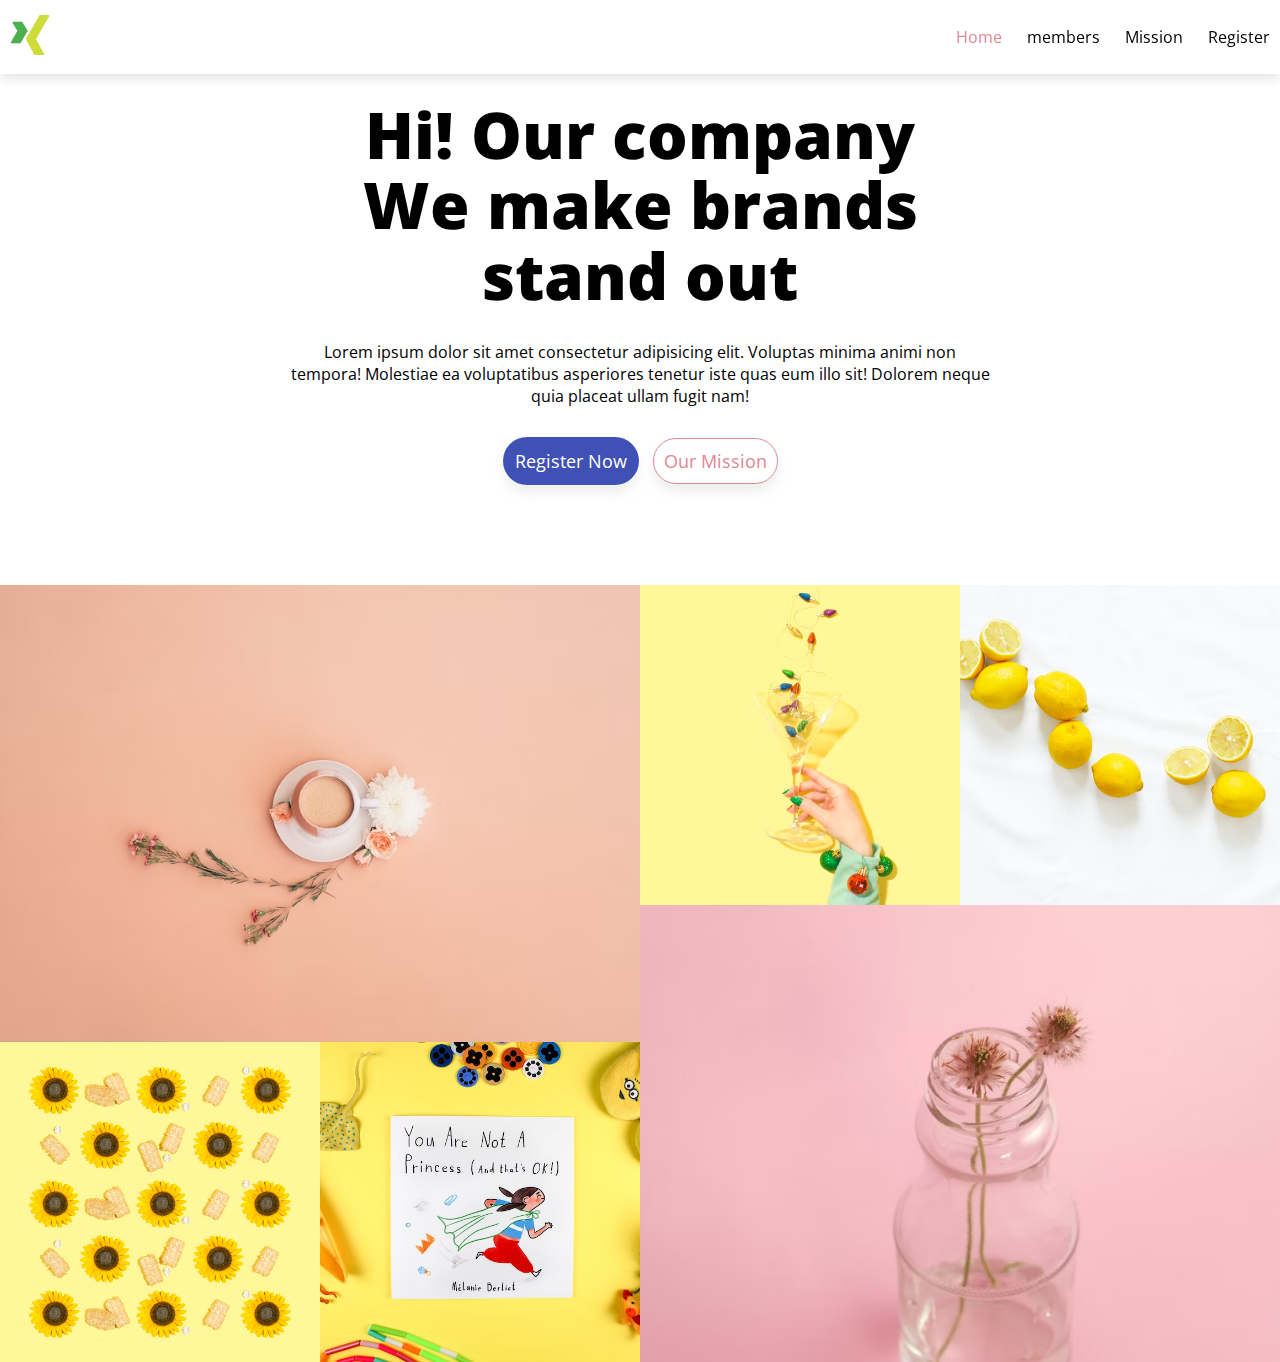
<file: index.html>
<!DOCTYPE html>
<html lang="en">
<head>
    <meta charset="UTF-8">
    <link rel="shortcut icon" href="img/logo.png" type="image/x-icon">
    <meta http-equiv="X-UA-Compatible" content="IE=edge">
    <meta name="viewport" content="width=device-width, initial-scale=1.0">
    <link rel="stylesheet" href="fun.css">
    <link rel="stylesheet" href="style.css">
    <title>Our Company</title>
    
</head>
<body>
    <header>
        <div class="container">
          <div class="d-flex">
      <!--     The company logo   -->
      <div class="logo"><a href="/index.html"><img src="images/logo.png" class="height-40" alt=""></a></div>

            <nav>
              <ul>
      <!-- Links To Other Sections -->
                <li><a href="index.html">Home</a></li>
                <li><a href="members.html">members</a></li>
                <li><a href="mission.html">Mission</a></li>
                <li><a href="register.html">Register</a></li> 
              </ul>
            </nav>
          </div>
          <div class="home text-center width-700-max">
      <!--     Homepage Design   -->
            <h1>Hi! Our company<br />
              We make brands stand out
            </h1>
           <p>
            Lorem ipsum dolor sit amet consectetur adipisicing elit. Voluptas minima animi non tempora! Molestiae ea voluptatibus asperiores tenetur iste quas eum illo sit! Dolorem neque quia placeat ullam fugit nam!
           </p>
            <p>
                <a href="register.html">
                    <button class="card button indigo text-white h5 round-edge">
                        Register Now
                    </button>
                </a>  
                <a href="mission.html">
                    <button class="card button outline-primary primary-text h5 round-edge">
                        Our Mission
                    </button>
                </a>
            </p>
          </div>
        </div>
      </header>
      <main>
      <!--  Picture showcase  -->
        <div class="big-1">
          <img src="images/1.jpg" alt="">
        </div>
        <div class="small-1">
          <img src="images/2.jpg" alt="">
        </div>
        <div class="small-2">
          <img src="images/3.jpg" alt="">
        </div>
        <div class="big-2">
          <img src="images/4.jpg" alt="">
        </div>
        <div class="small-3" alt="">
          <img src="images/5.jpg" alt="">
        </div>
        <div class="small-4">
          <img src="images/6.jpg" alt="">
        </div>
      </main>
</body>
</html>
</file>
<file: fun.css>
/*###################################################################
FUN CSS 1.0 MIT LICENSE 2021
#####################################################################*/
/* Fonts */
@import url("https://cdnjs.cloudflare.com/ajax/libs/font-awesome/5.15.4/css/all.min.css");
@import url('https://fonts.googleapis.com/css2?family=Open+Sans:ital,wght@0,300;0,400;0,500;0,600;0,700;0,800;1,300;1,400;1,500;1,600;1,700;1,800&display=swap');

/* normalise css */
*{box-sizing: border-box;font-family: 'Open Sans', sans-serif;}
body{padding: 0px;margin: 0px;box-sizing: border-box;}
a{text-decoration: none;background: transparent;transition: 0.3s;color:inherit}a:hover{opacity: 0.9;}
h1{font-size:xx-large;font-weight: 200;}h2{font-size:x-large}h3{font-size:larger}h4{font-size:large}h5{font-size:medium}h6{font-size:small}
button{-webkit-appearance:button}link{text-decoration: none;}link:hover{text-decoration: none;}input{background:transparent}
/* colors */
.success,.hover-success:hover{background-color:#48c78e !important}
.info,.hover-info:hover{  background-color: rgb(95, 187, 226) !important;}
.warning,.hover-warning:hover{background-color: rgba(220, 128, 1, 0.8) !important;}
.danger,.error,.hover-danger:hover{background-color: rgba(220, 17, 1, 0.8) !important;}
/* .input:focus{border: 1.5px solid rgba(7, 149, 66, 0.8);} */
.success-outline{border:1px solid rgba(7, 149, 66, 0.8) !important}
.info-outline{border:1px solid rgb(229, 246, 253) !important;}
.warning-outline{border:1px solid rgba(220, 128, 1, 0.8) !important;}
.danger-outline {border:1px solid rgba(220, 17, 1, 0.8) !important;}
.text-success , .hover-text-success {color: #48c78e !important;}
.text-info{color: rgb(95, 187, 226);;}
.text-warning, .hover-text-info{color: rgba(220, 128, 1, 0.8);}
.text-danger , .hover-text-danger{color: rgba(220, 17, 1, 0.8);}
.text-blue,.hover-text-blue:hover{color:#2196F3!important}.text-light-blue,.hover-text-light-blue:hover{color:#87CEEB!important}
.text-brown,.hover-text-brown:hover{color:#795548!important}.text-cyan,.hover-text-cyan:hover{color:#00bcd4!important}
.text-blue-grey,.hover-text-blue-grey:hover,.text-blue-gray,.hover-text-blue-gray:hover{color:#607d8b!important}
.text-green,.hover-text-green:hover{color:#4CAF50!important}.text-light-green,.hover-text-light-green:hover{color:#8bc34a!important}
.text-indigo,.hover-text-indigo:hover{color:#3f51b5!important}.text-khaki,.hover-text-khaki:hover{color:#b4aa50!important}
.text-lime,.hover-text-lime:hover{color:#cddc39!important}.text-orange,.hover-text-orange:hover{color:#ff9800!important}
.text-deep-orange,.hover-text-deep-orange:hover{color:#ff5722!important}.text-pink,.hover-text-pink:hover{color:#e91e63!important}
.text-purple,.hover-text-purple:hover{color:#9c27b0!important}.text-deep-purple,.hover-text-deep-purple:hover{color:#673ab7!important}.text-red,.hover-text-red:hover{color:#f44336!important}
.text-sand,.hover-text-sand:hover{color:#fdf5e6!important}.text-teal,.hover-text-teal:hover{color:#009688!important}
.text-yellow,.hover-text-yellow:hover{color:#d2be0e!important}.text-white,.hover-text-white:hover{color:#fff!important}
.text-black,.hover-text-black:hover{color:#000!important}.text-grey,.hover-text-grey:hover,.text-grey,.hover-text-gray:hover{color:#757575!important}
.text-light,.hover-text-light:hover{color:#f1f1f1!important}
/* background and background colors */
.blue,.hover-blue:hover{background-color:#2196F3!important}.light-blue,.hover-light-blue:hover{background-color:#87CEEB!important}
.brown,.hover-brown:hover{background-color:#795548!important}.cyan,.hover-cyan:hover{background-color:#00bcd4!important}
.green,.hover-green:hover{background-color:#4CAF50!important}.light-green,.hover-light-green:hover{background-color:#8bc34a!important}
.indigo,.hover-indigo:hover{background-color:#3f51b5!important}.hover-lime:hover{background-color:#cddc39!important}
.orange,.hover-orange:hover{background-color:#ff9800!important}.deep-orange,.hover-deep-orange:hover{background-color:#ff5722!important}
.pink,.hover-pink:hover{background-color:#e91e63!important}.purple,.hover-purple:hover{background-color:#9c27b0!important}
.deep-purple,.hover-deep-purple:hover{background-color:#673ab7!important}.red,.hover-red:hover{background-color:#f44336!important}
.sand,.hover-sand:hover{background-color:#fdf5e6!important}.teal,.hover-teal:hover{background-color:#009688!important}
.yellow,.hover-yellow:hover{background-color:#d2be0e!important}.white,.hover-white:hover{background-color:#fff!important}
.light,.hover-light:hover{background-color: #f1f1f1!important;}.black,.hover-black:hover{background-color:#000!important}
.grey,.hover-grey:hover{background-color:#757575!important}
.dark,.hover-dark:hover{background-color: #0a0a0a !important;}
.primary,.hover-primary:hover{background-color: #3f51b5 !important;}
.success,.hover-success:hover{background-color: #48c78e !important;}
  /*width*/
  .width-10-p{width: 10% !important;}.width-20-p{width: 20% !important;}.width-30-p{width: 30% !important;}.width-40-p{width: 40% !important;}
  .width-50-p{width: 50% !important;}.width-60-p{width: 60% !important;}.width-70-p{width: 70% !important;}.width-80-p{width: 80% !important;}
  .width-90-p{width: 90% !important;}.width-100-p{width: 100%;}.width-10{width: 10px;}.width-20{width: 20px;}.width-30{width: 30px;}
  .width-40{width: 40px;}.width-50{width: 50px;}.width-60{width: 60px;}.width-70{width: 70px;}.width-80{width: 80px;}.width-90{width: 90px;}
  .width-100{width: 100px;}.width-200{width: 200px;}.width-300{width: 300px;}.width-400{width: 400px;}.width-500{width: 500px;}
  .width-600{width: 600px;}.width-700{width: 700px;}.width-800{width: 800px;}.width-900{width: 900px;}
  .width-10-max{max-width: 10px;}.width-20-max{max-width: 20px;}.width-30-max{width: 30px;}
  .width-40-max{max-width: 40px;}.width-50-max{max-width: 50px;}.width-60-max{width: 60px;}.width-70-max{max-width: 70px;}.width-80-max{max-width: 80px;}.width-90-max{max-width: 90px;}
  .width-100-max{max-width: 100px;}.width-200-max{max-width: 200px;}.width-300-max{max-width: 300px;}.width-400-max{max-width: 400px;}.width-500-max{max-width: 500px;}
  .width-600-max{max-width: 600px;}.width-700-max{max-width: 700px;}.width-800-max{max-width: 800px;}.width-900-max{max-width: 900px;}
  .width-10-min{min-width: 10px;}.width-20-min{min-width: 20px;}.width-30-min{min-width: 30px;}
  .width-40-min{min-width: 40px;}.width-50-min{min-width: 50px;}.width-60-min{min-width: 60px;}.width-70-min{min-width: 70px;}.width-80-min{min-width: 80px;}.width-90-min{min-width: 90px;}
  .width-100-min{min-width: 100px;}.width-200-min{min-width: 200px;}.width-300-min{min-width: 300px;}.width-400-min{min-width: 400px;}.width-500-min{min-width: 500px;}
  .width-600-min{min-width: 600px;}.width-700-min{min-width: 700px;}.width-800-min{min-width: 800px;}.width-900-min{min-width: 900px;}
  .width-10-max{max-width: 10px;}.width-20-max{max-width: 20px;}.width-30-max{width: 30px;}
  .width-40-max{max-width: 40px;}.width-50-max{max-width: 50px;}.width-60-max{width: 60px;}.width-70-max{max-width: 70px;}.width-80-max{max-width: 80px;}.width-90-max{max-width: 90px;}
  .width-100-max{max-width: 100px;}.width-200-max{max-width: 200px;}.width-300-max{max-width: 300px;}.width-400-max{max-width: 400px;}.width-500-max{max-width: 500px;}
  .width-600-max{max-width: 600px;}.width-700-max{max-width: 700px;}.width-800-max{max-width: 800px;}.width-900-max{max-width: 900px;}
  .width-10-min{min-width: 10px;}.width-20-min{min-width: 20px;}.width-30-min{min-width: 30px;}
  .width-40-min{min-width: 40px;}.width-50-min{min-width: 50px;}.width-60-min{min-width: 60px;}.width-70-min{min-width: 70px;}.width-80-min{min-width: 80px;}.width-90-min{min-width: 90px;}
  .width-100-min{min-width: 100px;}.width-200-min{min-width: 200px;}.width-300-min{min-width: 300px;}.width-400-min{min-width: 400px;}.width-500-min{min-width: 500px;}
  .width-600-min{min-width: 600px;}.width-700-min{min-width: 700px;}.width-800-min{min-width: 800px;}.width-900-min{min-width: 900px;}
  .width-min-vw{min-width: 100vw;}
  /*Heights*/
  .height-10-p{height: 10%;}.height-20-p{height: 20%;}.height-30-p{height: 30%;}.height-40-p{height: 40%;}.height-50-p{height: 50%;}
  .height-60-p{height: 60%;}.height-70-p{height: 70%;}.height-80-p{height: 80%;}.height-90-p{height: 90%;}.width-100-p{width: 100%;}
  .height-10{height: 10px;}.height-20{height: 20px;}.height-30{height: 30px;}.height-40{height: 40px;}.height-50{height: 50px;}.height-60{height: 60px;}
  .height-70{height: 70px;}.height-80{height: 80px;}.height-90{height: 90px;}.height-100{height: 100px;}.height-200{height: 200px;}
  .height-300{height: 300px;}.height-400{height: 400px;}.height-500{height: 500px;}.height-600{height: 600px;}.height-700{height: 700px;}
  .height-800{height: 800px;}.height-900{height: 900px;}.height-100-vh{height: 100vh;}
  .height-10-max{max-height: 10px;}.height-20-max{max-width: 20px;}.height-30-max{width: 30px;}
  .height-40-max{max-height: 40px;}.height-50-max{max-width: 50px;}.height-60-max{width: 60px;}.height-70-max{max-height: 70px;}.height-80-max{max-height: 80px;}.height-90-max{max-height: 90px;}
  .height-100-max{max-height: 100px;}.height-200-max{max-height: 200px;}.height-300-max{max-height: 300px;}.height-400-max{max-height: 400px;}.height-500-max{max-height: 500px;}
  .height-600-max{max-height: 600px;}.height-700-max{max-height: 700px;}.height-800-max{max-height: 800px;}.height-900-max{max-height: 900px;}
  .height-10-min{min-height:10px;}.height-20-min{min-height:20px;}.height-30-min{min-height:30px;}
  .height-40-min{min-height:40px;}.height-50-min{min-height:50px;}.height-60-min{min-height:60px;}.height-70-min{min-height:70px;}.height-80-min{min-height:80px;}.height-90-min{min-height:90px;}
  .height-100-min{min-height:100px;}.height-200-min{min-height:200px;}.height-300-min{min-height:300px;}.height-400-min{min-height:400px;}.height-500-min{min-height:500px;}
  .height-600-min{min-height:600px;}.height-700-min{min-height:700px;}.height-800-min{min-height:800px;}.height-900-min{min-height:900px;}
  .height-min-vh{min-height: 100vh;}
  .dotted{background-image: radial-gradient(#ddd 1px, transparent 0);background-size: 10px 10px;}

/* Typography */
.text-xx-large{font-size: xx-large;line-height:normal}.text-big{font-size: 2.5rem;font-weight: 900;line-height:3rem}.text-bigger{font-size: 3.5rem;font-weight: 900;line-height:4rem}.text-jumbo{font-size: 4.5rem;font-weight: 900;line-height:5rem}
.text-lighter{font-weight: lighter!important;}.text-bold{font-weight: bold!important;}.text-bolder{font-weight: bolder!important;}.text-normal{font-weight: normal;}
.h1{font-size:36px;line-height: normal;}.h2{font-size:30px;line-height:normal}.h3{font-size:24px}.h4{font-size:20px}.h5{font-size:18px}.h6{font-size:16px}
/*margin*/
.margin{margin: 10px !important;};
.margin-top-10{margin-top: 10px !important;}.margin-top-20{margin-top: 20px !important;}.margin-top-30{margin-top: 30px !important;}
.margin-top-40{margin-top: 40px !important;}.margin-top-50{margin-top: 50px !important;}.margin-top-60{margin-top: 60px !important;}
.margin-top-70{margin-top: 70px !important;}.margin-top-80{margin-top: 80px !important;}.margin-top-90{margin-top: 90px !important;}
.margin-top-100-{margin-top: -100px;}
.margin-top-10-{margin-top: -10px !important;}.margin-top-20-{margin-top: -20px !important;}.margin-top-30-{margin-top: -30px !important;}
.margin-top-40-{margin-top: -40px !important;}.margin-top-50-{margin-top: -50px !important;}.margin-top-60-{margin-top: -60px !important;}
.margin-top-70-{margin-top: -70px !important;}.margin-top-80-{margin-top: -80px !important;}.margin-top-90-{margin-top: -90px !important;}
.margin-top-100{margin-top: 100px;}
.margin-10{margin: 10px !important;}.margin-20{margin: 20px !important;}.margin-30{margin: 30px !important;}.margin-40{margin: 40px !important;}
.margin-50{margin: 50px !important;}.margin-60{margin: 60px !important;}.margin-70{margin: 70px !important;}.margin-80{margin: 80px !important;}
.margin-90{margin: 90px !important;}.margin-100{margin: 100px;}
.margin-bottom-10{margin-bottom: 10px !important;}.margin-bottom-20{margin-bottom: 20px !important;}.margin-bottom-30{margin-bottom: 30px !important;}
.margin-bottom-40{margin-bottom: 40px !important;}.margin-bottom-50{margin-bottom: 50px !important;}.margin-bottom-60{margin-bottom: 60px !important;}
.margin-bottom-70{margin-bottom: 70px !important;}.margin-bottom-80{margin-bottom: 80px !important;}.margin-bottom-90{margin-bottom: 90px !important;}
.margin-bottom-100{margin-bottom: 100px;}
.margin-left-10{margin-left: 10px !important;}.margin-left-20{margin-left: 20px !important;}.margin-left-30{margin-left: 30px !important;}
.margin-left-40{margin-left: 40px !important;}.margin-left-50{margin-left: 50px !important;}.margin-left-60{margin-left: 60px !important;}
.margin-left-70{margin-left: 70px !important;}.margin-left-80{margin-left: 80px !important;}.margin-left-90{margin-left: 90px !important;}
.margin-left-100{margin-left: 100px;}
.margin-right-10{margin-right: 10px !important;}.margin-right-20{margin-right: 20px !important;}.margin-right-30{margin-right: 30px !important;}
.margin-right-40{margin-right: 40px !important;}.margin-right-50{margin-right: 50px !important;}.margin-right-60{margin-right: 60px !important;}
.margin-right-70{margin-right: 70px !important;}.margin-right-80{margin-right: 80px !important;}.margin-right-90{margin-right: 90px !important;}
.margin-right-100{margin-bottom: 100px;}
/*padding*/
.padding{padding: 10px !important;};.padding-5{padding: 5px;}
.padding-top-10{padding-top: 10px !important;}.padding-top-20{padding-top: 20px !important;}.padding-top-30{padding-top: 30px !important;}
.padding-top-40{padding-top: 40px !important;}.padding-top-50{padding-top: 50px !important;}.padding-top-60{padding-top: 60px !important;}
.padding-top-70{padding-top: 70px !important;}.padding-top-80{padding-top: 80px !important;}.padding-top-90{padding-top: 90px !important;}
.padding-top-100{padding-top: 100px;}
.padding-10{padding: 10px !important;}.padding-20{padding: 20px !important;}.padding-30{padding: 30px !important;}
.padding-40{padding: 40px !important;}.padding-50{padding: 50px !important;}.padding-60{padding: 60px !important;}
.padding-70{padding: 70px !important;}.padding-80{padding: 80px !important;}.padding-90{padding: 90px !important;}
.padding-100{padding: 100px;}
.padding-bottom-10{padding-bottom: 10px !important;}.padding-bottom-20{padding-bottom: 20px !important;}.padding-bottom-30{padding-bottom: 30px !important;}
.padding-bottom-40{padding-bottom: 40px !important;}.padding-bottom-50{padding-bottom: 50px !important;}.padding-bottom-60{padding-bottom: 60px !important;}
.padding-bottom-70{padding-bottom: 70px !important;}.padding-bottom-80{padding-bottom: 80px !important;}.padding-bottom-90{padding-bottom: 90px !important;}
.padding-bottom-100{padding-bottom: 100px;}
.padding-left-10{padding-left: 10px !important;}.padding-left-20{padding-left: 20px !important;}.padding-left-30{padding-left: 30px !important;}
.padding-left-40{padding-left: 40px !important;}.padding-left-50{padding-left: 50px !important;}.padding-left-60{padding-left: 60px !important;}
.padding-left-70{padding-left: 70px !important;}.padding-left-80{padding-left: 80px !important;}.padding-left-90{padding-left: 90px !important;}
.padding-left-100{padding-left: 100px;}
.padding-right-10{padding-right: 10px !important;}.padding-right-20{padding-right: 20px !important;}.padding-right-30{padding-right: 30px !important;}
.padding-right-40{padding-right: 40px !important;}.padding-right-50{padding-right: 50px !important;}.padding-right-60{padding-right: 60px !important;}
.padding-right-70{padding-right: 70px !important;}.padding-right-80{padding-right: 80px !important;}.padding-right-90{padding-right: 90px !important;}
.padding-right-100{padding-bottom: 100px;}
/*Helpers*/
.no-padding{padding: 0px;}.no-margin{margin: 0px;}.line-through{text-decoration: line-through;}.underline{text-decoration: underline;}.overline{text-decoration: overline;}.wavy{text-decoration: wavy;}.borderless{border: none;}.border{border: 1px solid #ddd;}
.text-center{text-align: center !important;}.text-left{text-align: left !important;}.text-right{text-align: right !important;}.text-justify{text-align: justify !important;}.hide{display: none;}.show{display: block;}
.center{margin: 0px auto;}.float-right{float: right;}.float-left{float: left;}.section{margin-top: 10px;margin-bottom: 10px;}
.opacity-1,.hover-opacity-1:hover{opacity: 1;}.opacity-2,.hover-opacity-2:hover{opacity: 0.9;}.opacity-3,.hover-opacity-3:hover{opacity: 0.8;}.opacity-4,.hover-opacity-4:hover{opacity: 0.7;}.opacity-5,.hover-opacity-5:hover{opacity: 0.6;}
.opacity-6,.hover-opacity-6:hover{opacity: 0.5;}.opacity-7,.hover-opacity-7:hover{opacity: 0.4;}.opacity-8,.hover-opacity-8:hover{opacity: 0.2;}.opacity-9,.hover-opacity-9:hover{opacity: 0.1;}
.hr{border-bottom: 1px solid #ddd;}.vr{border-left: 1px solid #ddd;}.vertical-scroll{overflow-y: scroll;}.horizontal-scroll{overflow-x: scroll;}
.z-index-1{z-index: 1;}.z-index-2{z-index: 2;}.z-index-3{z-index: 3;}.z-index-4{z-index: 4;}.z-index-5{z-index: 5;}.z-index-6{z-index: 6;}.z-index-7{z-index: 7;}.z-index-8{z-index: 8;}.z-index-9{z-index: 9;}.z-index-10{z-index: 10;}
.responsive{width: 100%;height: auto;}.row-flex{display: flex;flex-direction: row;}
.top-right{position: absolute;top: 0px;right: 0px}.top-left{position: absolute;top: 0px;left: 0px}.top{position: absolute;top: 0px}.bottom-right{position: absolute;bottom: 0px;right: 0px}
.bottom-left{position: absolute;bottom: 0px;left: 0px}.bottom{position: absolute;bottom: 0px}.clear-both{clear: both;}.content-middle{display:flex;justify-content: center;align-items: center;height: 100%;width: 100%;}
.sticky-top {position: -webkit-sticky;position: sticky;top: 0px;z-index: 5;width: 100%;}.fixed-top{position: fixed;top: 0px;z-index: 5;width: 100%;}
.relative{position: relative;}.fixed{position: fixed;}.sticky{position: sticky;}.absolute{position: absolute;}
.block{display: block;}.inline-block{display: inline-block;}.middle{display: absolute;top: 50%;left: 50%;transform: translate(-50%, -50%);}
.shadow{box-shadow: 0 4px 8px 0 rgba(0,0,0,0.2);}.hover-shadow{transition: 0.3s;}.hover-shadow:hover{box-shadow: 0 8px 16px 0 rgba(0,0,0,0.2);}
.fit{height: 100%;width: 100%;}.fit-width{width: fit-content;}.fit-height{height: fit-content;}.shadow-bingo{box-shadow: 10px 20px 20px 10px rgba(225,225,225,0.5),0px 40px 40px 0px rgba(225,225,255,0.6);}
.top-border{border-top: 1px solid #ddd;}.bottom-border{border-bottom: 1px solid #ddd;}.right-border{border-right: 1px solid #ddd;}.left-border{border-left: 1px solid #ddd;}
.row-flex.space-between{justify-content:space-between}
.row-flex.space-around{justify-content:space-around}
.row-flex.center{justify-content:center}
/* containers hover*/
@media (min-width:993px){.container{margin-left: 10%;margin-right: 10%;}}@media (max-width:992px){.container{margin-left: 10%;margin-right: 10%;}}@media (max-width:500px){.container{margin-left: 5%;margin-right: 5%;}}
/* grid */
.row{display: flex;flex-wrap: wrap;-ms-flex-wrap:wrap;}
@media(max-width : 600px){.col.sm-12{flex: 99.99999%; -ms-flex: 0 0  99.99999%;}.col.sm-11{flex:0 0 91.66666%;-ms-flex:0 0 91.66666%;}.col.sm-10{flex:0 0 83.33333%; -ms-flex: 0 0 83.33333%;}
.col.sm-9{flex:0 0 74.99999%;-ms-flex: 0 0 74.99999%;}.col.sm-8{flex:0 0 66.66666%;-ms-flex: 0 0 66.66666%;}.col.sm-7{flex:0 0 58.33333%;-ms-flex: 0 0 58.33333%;}.col.sm-6{flex:0 0 49.99999%;-ms-flex:0 0 49.99999%;}
.col.sm-5{flex:0 0 41.66666%;-ms-flex:0 0 41.66666%;}.col.sm-4{flex:0 0 33.33333%;-ms-flex:0 0 33.33333%;}.col.sm-3{flex:0 0 24.99999%;-ms-flex: 0 0 24.99999%;}.col.sm-2{flex:0 0 16.66666%;-ms-flex: 0 0 16.66666%;}.col.sm-1{flex:0 0 8.33333%;-ms-flex: 0 0 8.33333%;}}
@media(min-width : 601px){.col.md-12{flex: 99.99999%; -ms-flex: 0 0  99.99999%;}.col.md-11{flex:0 0 91.66666%;-ms-flex:0 0 91.66666%;}
.col.md-10{flex:0 0 83.33333%; -ms-flex: 0 0 83.33333%;}.col.md-9{flex:0 0 74.99999%;-ms-flex: 0 0 74.99999%;}.col.md-8{flex:0 0 66.66666%;-ms-flex: 0 0 66.66666%;}.col.md-7{flex:0 0 58.33333%;-ms-flex: 0 0 58.33333%;}
.col.md-6{flex:0 0 49.99999%;-ms-flex:0 0 49.99999%;}.col.md-5{flex:0 0 41.66666%;-ms-flex:0 0 41.66666%;}.col.md-4{flex:0 0 33.33333%;-ms-flex:0 0 33.33333%;}.col.md-3{flex:0 0 24.99999%;-ms-flex: 0 0 24.99999%;}
.col.md-2{flex:0 0 16.66666%;-ms-flex: 0 0 16.66666%;}.col.md-1{flex:0 0 8.33333%;-ms-flex: 0 0 8.33333%;}
}
@media(min-width : 993px){.col.lg-12{flex: 99.99999%; -ms-flex: 0 0  99.99999%;}.col.lg-11{flex:0 0 91.66666%;-ms-flex:0 0 91.66666%;}.col.lg-10{flex:0 0 83.33333%; -ms-flex: 0 0 83.33333%;}.col.lg-9{flex:0 0 74.99999%;-ms-flex: 0 0 74.99999%;}
.col.lg-8{flex:0 0 66.66666%;-ms-flex: 0 0 66.66666%;}.col.lg-7{flex:0 0 58.33333%;-ms-flex: 0 0 58.33333%;}.col.lg-6{flex:0 0 49.99999%;-ms-flex:0 0 49.99999%;}.col.lg-5{flex:0 0 41.66666%;-ms-flex:0 0 41.66666%;}.col.lg-4{flex:0 0 33.33333%;-ms-flex:0 0 33.33333%;}
.col.lg-3{flex:0 0 24.99999%;-ms-flex: 0 0 24.99999%;}.col.lg-2{flex:0 0 16.66666%;-ms-flex: 0 0 16.66666%;}.col.lg-1{flex:0 0 8.33333%;-ms-flex: 0 0 8.33333%;}}
/*buttons*/
.button{border: 2px solid transparent;transition: 1s;padding: 10px;background-color: inherit;border-radius: 5px;}.button:hover{cursor: pointer;background: #ddd;}.block-button{width: 100%;}
.button.float{border-radius: 50%;}.button.full-width{width: 100%;}.button{position: relative;text-align: center;-webkit-transition-duration: 0.4s; /* Safari */transition-duration: 0.4s;text-decoration: none;overflow: hidden;}
.button:after {content: "";background: #ddd;display: block;position: absolute;padding-top: 300%;padding-left: 350%;margin-left: -20px!important;margin-top: -120%;opacity: 0;transition: all 0.8s}.button.ripple:active:after {padding: 0;margin: 0;opacity: 1;transition: 0s}
/* .button:active{border: 2px solid #3f51b5;} */
.button.small{padding: 5px !important;}.button.medium{padding: 10px !important;}.button.large{padding: 15px !important;}
.button.larger{padding: 20px !important;}.button-x-large{padding: 25px!important;}.button.xx-large{padding: 30px !important;}
/*cards*/
.card{ box-shadow: 0 8px 10px 0 rgba(225,225,225,0.5);transition: 0.3s;}
.card-footer{padding-top: 10px;padding-bottom: 10px;}.card-header{font-size: larger;}.card-image{width: 100%;height: auto;}
.card-title{position:absolute;bottom:10px;left: 10px;}.card-title.top-left{position:absolute;top:10px;left: 10px;}.card-title.top-right{position:absolute;top:10px;right: 10px;}.card-title.bottom-left{position:absolute;bottom:10px;left: 10px;}.card-title.bottom-right{position:absolute;bottom:10px;right: 10px;}
.card-fab{position: absolute;bottom: 0;right: 10px;transform: translateY(40%);}.card-body{padding: 10px;}.card-footer{padding: 10px;}.card-footer > a{margin-left: 5px;}
.card.flip{perspective: 1000px;box-shadow: none;height: fit-content;}.flip-inner {position: relative;width: 100%;transition: transform 0.8s;transform-style: preserve-3d;}
.card.flip:hover .flip-inner{transform: rotateY(180deg);}.flip-front, .flip.back{position: absolute;width: 100%;height: 100%;-webkit-backface-visibility: hidden; /* Safari */backface-visibility: hidden;top: 0;left: 0;}.flip-back {transform: rotateY(180deg);}
.card.horizontal{display: flex;flex-direction: row;}.card.horizontal div:first-of-type img{width: 100%;height: auto;}
.card.reveal{position: relative;}.reveal-front{position: absolute;top: 0;left: 0;width: 100%;height: 100%;z-index: 1;opacity: 0;transition: 1s ease;}.card.reveal:hover .reveal-front{opacity: 1;}
.pointer{cursor: pointer;}.zoom-in{cursor: zoom-in;}.zoom-out{cursor: zoom-out;}
.navigation-bar{width: 100%;display: flex;flex-direction: row;display: -ms-flexbox;position: relative;justify-content: space-between;clear:both;align-items:center}
.link-wrapper a,.nav-logo{display: inline-block;padding: 10px;}.navigation-bar .drop-button{margin: 0;padding: 5px;}
.sidebar-trigger{display: none;position: absolute;top: 10px;right: 10px;cursor: pointer;}
.link-wrapper{display: flex;flex-direction: row;}.collapse{overflow: auto;transition: 0.5s;display: block;width: 100%;max-height: fit-content;}
@media (max-width:900px){.sidebar-trigger{display: block;}.link-wrapper{display: none;}}


/* Alerts */
.alert{position: relative;display: flex;flex-direction: row;padding: 5px;border-radius: 5px;}
.alert-icon > i{cursor: pointer;margin: 0;font-size:medium !important;}
.alert-icon{padding:10px}
.alert-text{padding: 10px;}
.alert.success{background-color: rgb(237, 247, 237) !important;}
.alert.info{ background-color: rgb(229, 246, 253) !important}
.alert.warning{background-color: rgb(255, 244, 229) !important;}
.alert.danger{background-color: rgb(253, 237, 237) !important;}
.alert.sucess .alert-text , .alert-icon{color: rgb(30, 70, 32) !important;}
.alert.info .alert-text , .alert-icon{color: rgb(1, 67, 97) !important;}
.alert.warning .alert-text , .alert-icon{color: rgb(102, 60, 0)!important;}
.alert.danger .alert-text , .alert-icon{color: rgb(95, 33, 32)!important;}


/* side bar */
.sidebar{width: 0px;height: 100%;position: fixed;top: 0px;left: 0px;transition: 0.4s;z-index: 8;overflow: auto;}
/*border radius and borders*/
.round{border-radius: 50%;}.round-edge{border-radius: 10px;}.round-top-left-edge{border-top-left-radius: 10px;}.round-top-right-edge{border-top-right-radius: 10px;}
.round-top-edge{border-top-left-radius: 10px;border-top-right-radius: 10px;}.round-left-edge{border-top-left-radius: 10px;border-bottom-left-radius: 10px;}.round-right-edge{border-top-right-radius: 10px;border-bottom-right-radius: 10px;}
.round-button-left-edge{border-bottom-left-radius: 10px;}.round-button-right-edge{border-bottom-right-radius: 10px;}.round-button-edge{border-bottom-left-radius: 10px;border-bottom-right-radius: 10px;}.border-left-red-1{border-left: 1px solid ;}
/*images */
.frame{border: 1px solid rgba(0,0,0,0.4);border-radius: 10px;padding: 10px;padding-top: 20px;padding-bottom: 20px;width: fit-content;}
.circle{border-radius: 50%;}
/* dropdown */
.dropdown-hover, .dropup-hover{position: relative;width: fit-content;z-index: 1;padding: 5px;}.dropdown-hover > .drop-menu{top: 100%;}.dropup-hover > .drop-menu{bottom: 100%;}
.drop-menu{position: absolute; box-shadow: 0px 2px 4px rgba(0,0,0,0.2);left: 0;transition: 0.5s;z-index:-1;width: 100%;overflow: hidden;display: none;}
  .dropup-hover:hover .drop-menu{display:block;z-index: 1;}
.dropdown-hover:hover .drop-menu{display:block;z-index: 1;}
.drop-item{padding: 5px 20px;cursor: pointer;}
.drop-menu.item-hoverable > .drop-item:hover{background-color: #ddd;}
.drop-button > .rotate-up{transition: 0.3s;margin: 0px 5px;}.drop-button:hover .rotate-up{transform: rotate(180deg);}
.drop-button > .rotate-down{transition: 0.3s;margin: 0px 5px;}.drop-button:hover .rotate-down{transform: rotate(180deg);}
/*inputs*/
.input{padding: 10px;border-top-style: none;border-right-style: none;border-left-style: none;border-bottom: 1px solid #ddd;}
.input.simple:focus{border:none !important;border-right:none;border-left:none;border-top:none;border-bottom: 2px solid rgba(7, 149, 66, 0.8)}
.input.bordered{border:1.5px solid #ddd;}.input.borderless{border: none;}.input.borderless:focus{border: none;}
.input.no-outline{outline: none;}.full-width{width: 100%;}
.input.round-10{height: 10px;border-radius: 5px;}.input.round-20{height: 20px;border-radius: 10px;}.input.round-30{height: 30px;border-radius: 10px;}.input.round-40{height: 40px;border-radius: 20px;}.input.round-50{height: 50px;border-radius: 25px;}
.input.animate-width{width: 100px;transition:2s ease;min-width:fit-content}
.input.animate-width:focus{width:300px}
.icon-container{position: relative;height:fit-content;}
.icon-container .icon{position: absolute;top:40%;bottom:40%;z-index:1;margin:auto;height:20% !important;}
.icon-container.left .input{padding-left:40px}
.icon-container.right .input{padding-right:40px}
.icon-container.left .icon{left:20px;}
.icon-container.right .icon{right:10px;}
/*flex*/
.flex{display: flex;flex-wrap: wrap;-ms-flex-wrap: wrap;width: 100%;}.flex-10{flex: 10%;}.flex-20{flex: 20%;}.flex-30{flex: 30%;}.flex-40{flex: 40%;}.flex-50{flex: 50%;}.flex-60{flex: 60%;}.flex-70{flex: 70%;}.flex-80{flex: 80%;}.flex-90{flex: 90%;}.flex-100{flex: 100%;}
.top-0{top: 0px;}.top-10{top: 10px !important;}.top-20{top: 20px !important;}.top-30{top: 30px !important;}
.top-40{top: 40px !important;}.top-50{top: 50px !important;}.top-60{top: 60px !important;}.top-70{top: 70px !important;}.top-80{top: 80px !important;}.top-90{top: 90px !important;}
.bottom-0{bottom: 0px;}.bottom-10{bottom: 10px !important;}.bottom-20{bottom: 20px !important;}.bottom-30{bottom: 30px !important;}
.bottom-40{bottom: 40px !important;}.bottom-50{bottom: 50px !important;}.bottom-60{bottom: 60px !important;}.bottom-70{bottom: 70px !important;}.bottom-80{bottom: 80px !important;}.bottom-90{bottom: 90px !important;}
.left-0{left: 0px;}.left-10{left: 10px !important;}.left-20{left: 20px !important;}.left-30{left: 30px !important;}
.left-40{left: 40px !important;}.left-50{left: 50px !important;}.left-60{left: 60px !important;}.left-70{left: 70px !important;}.left-80{left: 80px !important;}.left-90{left: 90px !important;}
.right-0{right: 0px;}.right-10{right: 10px !important;}.right-20{right: 20px !important;}.right-30{right: 30px !important;}
.right-40{right: 40px !important;}.right-50{right: 50px !important;}.right-60{right: 60px !important;}.right-70{right: 70px !important;}.right-80{right: 80px !important;}.right-90{right: 90px !important;}
/*small screens */
@media(max-width:600px){.hide-small{display: none;}.show-small{display: block;}
.small-width-10{width: 10px;}.small-width-20{width: 20px;}.small-width-30{width: 30px;}.small-width-40{width: 40px;}
.small-width-50{width: 50px;}.small-width-60{width: 60px;}.small-width-70{width: 70px;}.small-width-80{width: 80px;}
.small-width-90{width: 90px;}.small-width-100{width: 100px;}.small-width-200{width: 200px;}.small-width-300{width: 300px;}
.small-width-400{width: 400px;}.small-width-500{width: 500px;}.small-width-600{width: 600px;}.small-width-700{width: 700px;}
.small-width-800{width: 800px}.small-width-900{width: 900px;}.small-width-1000{width: 1000px;}
.small-height-10{height: 10px;}.small-height-20{height: 20px;}.small-height-30{height: 30px;}.small-height-40{height: 40px;}
.small-height-50{height: 50px;}.small-height-60{height: 60px;}.small-height-70{height: 70px;}.small-height-80{height: 80px;}
.small-height-90{height: 90px;}.small-height-100{height: 100px;}.small-height-200{height: 200px;}.small-height-300{height: 300px;}
.small-height-400{height: 400px;}.small-height-500{height: 500px;}.small-height-600{height: 600px;}.small-height-700{height: 700px;}
.small-height-800{height: 800px;}.small-height-900{height: 900px;}.small-height-1000{height: 1000px;}}
@media(min-width:601px){.hide-medium{display: none;}.show-medium{display: block;}
.medium-width-10{width: 10px;}.medium-width-20{width: 20px;}.medium-width-30{width: 30px;}.medium-width-40{width: 40px;}
.medium-width-50{width: 50px;}.medium-width-60{width: 60px;}.medium-width-70{width: 70px;}.medium-width-80{width: 80px;}
.medium-width-90{width: 90px;}.medium-width-100{width: 100px;}.medium-width-200{width: 200px;}.medium-width-300{width: 300px;}
.medium-width-400{width: 400px;}.medium-width-500{width: 500px;}.medium-width-600{width: 600px;}.medium-width-700{width: 700px;}
.medium-width-800{width: 800px}.medium-width-900{width: 900px;}.medium-width-1000{width: 1000px;}
.medium-height-10{height: 10px;}.medium-height-20{height: 20px;}.medium-height-30{height: 30px;}.medium-height-40{height: 40px;}
.medium-height-50{height: 50px;}.medium-height-60{height: 60px;}.medium-height-70{height: 70px;}.medium-height-80{height: 80px;}
.medium-height-90{height: 90px;}.medium-height-100{height: 100px;}.medium-height-200{height: 200px;}.medium-height-300{height: 300px;}
.medium-height-400{height: 400px;}.medium-height-500{height: 500px;}.medium-height-600{height: 600px;}.medium-height-700{height: 700px;}
.medium-height-800{height: 800px}.medium-height-900{height: 900px;}.medium-height-1000{height: 1000px;}}
@media(min-width:993px){.hide-large{display: none;}.show-large{display: block;}
.large-width-10{width: 10px;}.large-width-20{width: 20px;}.large-width-30{width: 30px;}.large-width-40{width: 40px;}
.large-width-50{width: 50px;}.large-width-60{width: 60px;}.large-width-70{width: 70px;}.large-width-80{width: 80px;}
.large-width-90{width: 90px;}.large-width-100{width: 100px;}.large-width-200{width: 200px;}.large-width-300{width: 300px;}
.large-width-400{width: 400px;}.large-width-500{width: 500px;}.large-width-600{width: 600px;}.large-width-700{width: 700px;}
.large-width-800{width: 800px}.large-width-900{width: 900px;}.large-width-1000{width: 1000px;}
.large-height-10{height: 10px;}.large-height-20{height: 20px;}.large-height-30{height: 30px;}.large-height-40{height: 40px;}
.large-height-50{height: 50px;}.large-height-60{height: 60px;}.large-height-70{height: 70px;}.large-height-80{height: 80px;}
.large-height-90{height: 90px;}.large-height-100{height: 100px;}.large-height-200{height: 200px;}.large-height-300{height: 300px;}
.large-height-400{height: 400px;}.large-height-500{height: 500px;}.large-height-600{height: 600px;}.large-height-700{height: 700px;}
.large-height-800{height: 800px;}.large-height-900{height: 900px;}.large-height-1000{height: 1000px;}}
/* tables */
.table tr ,thead{border-bottom:1px solid #ddd}.table thead > td,th{font-weight:bold}
.table{width: 100%;text-align: left;padding: 0;border-collapse: collapse;}.table.bordered{border: 1px solid #ddd;}
.table.stripped tr:nth-child(even) {background-color: #E3E6E8;}.table tr,th,td{padding: 10px;margin: 0;}.table.hoverable > tr,th{transition: 0.3s;}.table.hoverable > tr:hover{background-color: #ddd;}
.table.light{background-color: #f1f1f1;color: #000;}.table.dark{background-color: #000;color: #f1f1f1;}.table.dark tr:hover{background-color: #f1f1f1;color: black;}
/*list*/
.list{margin: 0;padding: 0;}.list li{list-style: none;padding: 5px;border-collapse: collapse;}.list.hover li:hover{background-color: #ddd;}
.list.bordered li{border-top: 1px solid #ddd;}.list.bordered{border-left: 1px solid #ddd;border-right: 1px solid #ddd;}
.list.bordered li:last-of-type{border-bottom: 1px solid #ddd;}.list.stripped li:nth-child(even){background-color: #f2f2f2;}li.header{font-size: xx-large;}
/* slides */
.slider.black-overlay .slide-content::before{content: '';display: block;position: absolute;top: 0;left: 0;right: 0;bottom: 0;background-color: rgba(0,0,0,0.4);padding: 0;margin: 0;}
.slider{overflow: hidden;height: fit-content;}.slider.two .slide{width: 50%;height: 100%;float: left;margin: 0;left: 0;}.slider.three .slide{width: 33.3333333%;height: 100%;float: left;margin: 0;left: 0;}.slider.four .slide{width: 25%;height: 100%;float: left;margin: 0;left: 0;}.slide .slide-image{width: 100%;height: 100%;}.slide{position: relative}
.slide .slide-content{position: relative;}.caption.center{position: absolute;top: 50%;left: 50%;transform: translate(-50%,-50%);}.caption.top-left{position: absolute;top: 10px;left: 10px}.caption.bottom-left{position: absolute;left: 10px;bottom: 10px;}
/* two slides */
.slider.two > .slide-container{position: relative;width: 200%;padding:0;animation: 20s slidertwo infinite;transition: 0.1s;}
/* two slides dots */
.slider.two .dot.one{animation: 20s slidetwodotone infinite;}.slider.two .dot.two{animation: 20s slidetwodottwo infinite;}
/* three slides */
.slider.three > .slide-container{position: relative;width: 300%;padding:0;animation: 25s sliderthree infinite;transition: 0.1s;}
/* three slides dots */
.slider.three .dot.one{animation: 25s slidethreedotone infinite;}.slider.three .dot.two{animation: 25s slidethreedottwo infinite;}.slider.three .dot.three{animation: 25s slidethreedotthree infinite;}
/* flour slides */
.slider.four > .slide-container{position: relative;width: 400%;padding:0;animation: 30s sliderfour infinite;transition: 0.1s;}
/* slide four dots */
.slider.four .dot.one{animation: 30s slidefourdotone infinite;}.slider.four .dot.two{animation: 30s slidefourdottwo infinite;}.slider.four .dot.three{animation: 30s slidefourdotthree infinite;}.slider.four .dot.four{animation: 30s slidefourdotfour infinite;}
.dot-container{text-align: center;padding: 10px;}.slider .dot{display: inline-block;margin: 5px;color: #888888;cursor: pointer;}
/* two slides */
@keyframes slidertwo {0%{left:0;opacity: 0;} 10%{left:0;opacity: 1;}30%{left: 0;opacity: 1;}35%{left: 0;opacity: 1;}39%{left: 0;opacity: 1;}50%{left: 0;opacity: 1;}
51%{left: -100%;opacity: 1;}65%{left: -100%;opacity: 1;}70%{left: -100%;opacity: 1;}80%{left: -100%;opacity: 1;}90%{left: -100%;opacity: 1;}100%{left:-100%;opacity: 0;}}
/* two slide dots animation */
@keyframes slidetwodotone {0%{color: rgba(0,0,0,0.8);}50%{color: rgba(0,0,0,0.8);}51%{color: #888888;}100%{color: #888888;}}
@keyframes slidetwodottwo {0%{color: #888888}50%{color: #888888}51%{color: rgba(0,0,0,0.8)}100%{color: rgba(0,0,0,0.8)}}
/* three slides*/
@keyframes sliderthree {0%{left:0;opacity: 0; }10%{left:0;opacity: 1; }30%{left: 0;opacity: 1;}35%{left: 0;opacity: 1;}39%{left: 0;opacity: 1;}40%{left: -100%;opacity: 1;}50%{left: -100%;opacity: 1;}
60%{left: -100%;opacity: 1;}65%{left: -100%;opacity: 1;}69%{left: -100%;opacity: 1;}70%{left: -200%;opacity: 1;}80%{left: -200%;opacity: 1;}90%{left: -200%;opacity: 1;}95%{left: -200%;opacity: 1;}100%{left:-200%;opacity: 0;}}
/* three slides dots animation */
@keyframes slidethreedotone {0%{color: rgba(0,0,0,0.8);}39%{color: rgba(0,0,0,0.8);}40%{color: #888888;}51%{color: #888888;}100%{color: #888888;}}
@keyframes slidethreedottwo {0%{color: #888888}39%{color: #888888}40%{color: rgba(0,0,0,0.8)}69%{color: rgba(0,0,0,0.8)}70%{color: #888888}100%{color: #888888}}
@keyframes slidethreedotthree {0%{color: #888888}50%{color: #888888}69%{color: #888888}70%{color: rgba(0,0,0,0.8)}100%{color:rgba(0,0,0,0.8)}}  
    /* Four slides */
@keyframes sliderfour {0%{left:0;opacity: 0; }10%{left:0;opacity: 1; }25%{left: 0;opacity: 1;}26%{left: -100%;opacity: 1;}50%{left: -100%;opacity: 1;}
51%{left: -200%;opacity: 1;}75%{left: -200%;opacity: 1;}76%{left: -300%;opacity: 1;}98%{left: -300%;opacity: 1;}100%{left:-300%;opacity: 0;}}
  /* four slide dots animation */
@keyframes slidefourdotone {0%{color: rgba(0,0,0,0.8);}25%{color: rgba(0,0,0,0.8);}26%{color: #888888;}51%{color: #888888;}100%{color: #888888;}}
@keyframes slidefourdottwo {0%{color: #888888}25%{color: #888888}26%{color: rgba(0,0,0,0.8)}50%{color: rgba(0,0,0,0.8)}51%{color: #888888}100%{color: #888888}}
@keyframes slidefourdotthree {0%{color: #888888}50%{color: #888888}51%{color: rgba(0,0,0,0.8)}75%{color:rgba(0,0,0,0.8)}76%{color: #888888}100%{color: #888888}}
@keyframes slidefourdotfour {0%{color: #888888}75%{color: #888888}76%{color: rgba(0,0,0,0.8)}100%{color:rgba(0,0,0,0.8)}}
/*animation*/
.scale-up{transition: transform 0.5s ease-in;}
.scale-up:hover{transform: scale(1.1);}
.scale-down{transition: transform 0.5s ease-in;}
.scale-down:hover{transform: scale(0.8);}
.hover-up{transition: transform 0.3s ease-in-out;}.hover-up:hover{transform: translateY(-5%);}
.hover-down{transition: transform 0.3s ease-in-out;}.hover-down:hover{transform: translateY(5%);}
.hover-left{transition: transform 0.3s ease-in-out;}.hover-left:hover{transform: translateX(-5%);}
.hover-right{transition: transform 0.3s ease-in-out;}.hover-right:hover{transform: translateX(5%);}
.animate-up-down{animation: updown 5s linear infinite;}
@keyframes updown{50%{transform: translateY(-10%);}100%{transform: translateY(0%);}}

/*icons*/
.icon.size-1{font-size: 1em;}.icon.size-2{font-size: 2em;}.icon.size-3{font-size: 3em;}.icon.size-4{font-size: 4em;}
.icon.size-5{font-size: 5em;}.icon.size-6{font-size: 6em;}.icon.size-7{font-size: 7em;}.icon.size-8{font-size: 8em;}
.icon.size-9{font-size: 9em;}.icon.size-10{font-size: 10em;}.icon.size-11{font-size: 11em;}.icon.size-12{font-size: 12em;}
.icon.size-13{font-size: 13em;}.icon.size-14{font-size: 14em;}.icon.size-15{font-size: 15em;}.icon.size-16{font-size: 16em;}
.icon.size-17{font-size: 17em;}.icon.size-18{font-size: 18em;}.icon.size-19{font-size: 19em;}.icon.size-20{font-size: 20em;}
.icon.size-21{font-size: 21em;}.icon.size-22{font-size: 22em;}.icon.size-23{font-size: 23em;}.icon.size-24{font-size: 24em;}
.icon.size-25{font-size: 25em;}.icon.size-26{font-size: 26em;}.icon.size-27{font-size: 27em;}.icon.size-28{font-size: 28em;}
.icon.size-29{font-size: 29em;}.icon.size-30{font-size: 30em;}
/*parallax*/
.parallax{background-size:cover;background-repeat: no-repeat;background-position: center;background-attachment: fixed;height: 100vh;width:100%}
/*modal*/
.modal{position: fixed;top:0;justify-content: center;align-items: center;left: 0;padding:0px 10%;
z-index: 100;width: 100%;height: 100%;min-height:100vh;transition: 0.5s;}
.modal.backdrop{background-color:rgba(0,0,0,0.1)}
.modal-content{margin: 100px auto;}.close-modal{float: right;margin: 30px;cursor:pointer}
.modal-title{padding: 10px;border-bottom: 1.5px solid #ddd;font-size: 30px;}
.modal-content{max-width: 450px;background-color: white;padding: 10px 0px;border-radius: 10px;box-shadow:0px 10px 20px 0px rgba(0,0,0,0.1)}
.modal-body{padding: 10px;max-height: 270px;overflow: auto;}
.modal-action{padding: 10px;text-align: right;}.modal-action > button, Button , .button{display: inline-block;margin: 0px 5px;}
/*background image*/
.background.no-repeat{background-repeat: no-repeat;}.background.repeat{background-repeat: repeat;}
.background.cover{background-size: cover;}.background.contain{background-size: contain;}
.background.center{background-position: center;}.background.top{background-position: top;}
.background.left{background-position: left;}.background.right{background-position: right;}
.background.bottom{background-position: bottom;}
.darken{background-color: black;opacity: 0.1;}
/*slide panel*/
.slide-panel{position: relative;;overflow: hidden;}
.slide-panel-content{position: absolute;top: 0;left: 0;right: 0;bottom: 0;width: 100%;height: 100%;z-index: 1;transition: transform 0.3s ease;}
.slide-panel.slide-top:hover .slide-panel-content{transform: translate(0, 0);}.slide-panel.slide-top .slide-panel-content{transform: translate(0, -100%);}
.slide-panel.slide-bottom:hover .slide-panel-content{transform: translate(0, 0);}.slide-panel.slide-bottom .slide-panel-content{transform: translate(0, 100%);}
.slide-panel.slide-left:hover .slide-panel-content{transform: translate(0, 0);}.slide-panel.slide-left .slide-panel-content{transform: translate(-100%, 0);}
.slide-panel.slide-right:hover .slide-panel-content{transform: translate(0, 0);}.slide-panel.slide-right .slide-panel-content{transform: translate(100%, 0);}
.icon-start{display: relative;}.icon-start > i{display: absolute;top: 0;left: 0;}
.icon.fit{transform: translateY(20%);}
/*shapes*/
.octagon{clip-path: polygon(30% 0%, 70% 0%, 100% 30%, 100% 70%, 70% 100%, 30% 100%, 0% 70%, 0% 30%);}
.triangle{clip-path: polygon(50% 0%, 0% 100%, 100% 100%);}
/*hide and show on screen */
@media (max-width:600px){.hide-small{display: none;}.show-small{display: block;}.hide-medium{display:block;}.hide-medium-down{display: none;}.show-medium{display: none;}.show-medium-up{display: none;}.show-medium-down{display: block;}.hide-medium-up{display: block;}.show-large{display: none;}}
@media (min-width:601px){.hide-medium{display: none;}.hide-small{display: block;}.show-small{display: none;}.hide-medium-down{display: none;}.show-medium-down{display:block;}.hide-medium-up{display: none;}.show-medium{display: block;}.show-large{display: none;}}
@media (min-width:993px){.show-large{display: block;}.hide-medium{display: block;}.hide-small{display: block;}.show-small{display: none;}.hide-medium-down{display: block;}.show-medium{display: none;}.hide-large{display: none;}.show-medium-down{display: none;};.hide-medium-up{display: none;}}


/* darken */
.darken-10{background-color: rgba(0,0,0,0.1);}
.darken-9{background-color: rgba(0,0,0,0.9);}
.darken-8{background-color: rgba(0,0,0,0.8);}
.darken-7{background-color: rgba(0,0,0,0.7);}
.darken-6{background-color: rgba(0,0,0,0.6);}
.darken-5{background-color: rgba(0,0,0,0.5);}
.darken-4{background-color: rgba(0,0,0,0.4);}
.darken-3{background-color: rgba(0,0,0,0.3);}
.darken-2{background-color: rgba(0,0,0,0.2);}
.darken-1{background-color: rgba(0,0,0,0.1);}

.tooltip {
  position: relative;
  display: inline-block;
}

.tooltip .tip{
  display: none;
  width: 100px;
  background-color: #555;
  color: #fff;
  text-align: center;
  border-radius: 3px;
  padding: 5px 0;
  position: absolute;
  z-index: 1;
  transition: opacity 0.3s;
  font-size:small;
}
.tooltip .tip-top {
  bottom: 125%;
  left: 50%;
  margin-left: -60px;
}


.tooltip:hover .tip-top {
  display: inline-block;
}

.tooltip .tip-bottom {
  top: 120%;
  left: 50%;
  margin-left: -60px;
}

.tooltip:hover .tip-bottom {
  display: inline-block;
}

.tooltip .tip-right {
  top: -5px;
  left: 105%;
  font-size:small;
}

.tooltip:hover .tip-right {
  display: inline-block;
}

.tooltip .tip-left {
  /* Position the tooltip */
  position: absolute;
  z-index: 1;
  top: -5px;
  right: 105%;
}
.tooltip:hover .tip-left {
  display: inline-block;
}
.accordion li{
  list-style: none;
  border-collapse: collapse;
  /* display: flex;
  flex-direction:column; */
}

.accordion{border-collapse: collapse;padding: 0px;}
.accordion li + li{
/*   margin-top: 1em; */
  border-top:1px solid #ddd;
}


.accordion-panel{
  padding: 1em;
  display: none;
}

/* animations */
.animate-underline::after {
  position: absolute;
  top: 25px;
  left: 0;
  content: "";
  width: 0%;
  height: 3px;
  /* background-color: rgba(255, 255, 255, 0.6); */
  transition: all 0.5s;
}

.animate-underline:hover::after {
  width: 100%;
}
.snackbar{
  position: fixed;
  background-color: #000000;
  border-radius: 3px;
  max-width: 400px;
  color: white;
  box-shadow: 0px 3px 5px 0px rgba(0,0,0,0.5);
  z-index: 20;

}
.snackbar.default{ 
bottom: 20px;
left: 20px;
}
.snackbar.top-left{
  top: 20px !important;
  left: 20px !important;
}
.snackbar.top-right{
  top: 20px !important;
  right: 20px !important;
}
.snackbar.bottom-left{
  bottom: 20px !important;
  left: 20px !important;
}
.snackbar.bottom-right{
  bottom: 20px !important;
  right: 20px !important;
}

.snackbar-content{
  display: flex;
  justify-content: space-between;
  padding: 0px 10px;
}
.snackbar-content{padding: 5px;}
.close-snackbar{padding: 5px;font-size: large;font-weight: 600;cursor: pointer;}
.snackbar-body{padding: 5px;}

/* glassmophisiam */
.glass{
background-color: transparent !important;
box-shadow: 0 4px 20px rgba(0, 0, 0, 0.1);
backdrop-filter: blur(10px);
-webkit-backdrop-filter: blur(10px);

}

@keyframes ScaleUp {
  from{transform:scale(0)}
  to{transform:scale(1)}
}
@keyframes Opacity {
  from{opacity:0}
  to{opacity:1}
}

@keyframes SlideBottom {
  from{margin-bottom:-100%}
  to{margin-bottom: 0%;}
}
@keyframes SlideTop {
  from{margin-top:-100%}
  to{margin-top: 0%;}
}
@keyframes SlideLeft {
  from{margin-left:-100%}
  to{margin-left: 0%;}
}
@keyframes SlideRight {
  from{margin-right:-100%}
  to{margin-right: 0%;}
}
/*progress bar animation*/
.progressBar{display: relative;padding:5px;border-radius:200px}
.rotate{animation: rotate 1s linear infinite;}@keyframes rotate{100%{transform: rotate(360deg);}}

/* loaders */
.loadSpan {
  display: inline-block;
  position: relative;
  width: 80px;
  height: 80px;
}
.loadSpan div {
  display: inline-block;
  position: absolute;
  left: 8px;
  width: 16px;
  animation: loadSpan 1.2s cubic-bezier(0, 0.5, 0.5, 1) infinite;
}
.loadSpan div:nth-child(1) {
  left: 8px;
  animation-delay: -0.24s;
}
.loadSpan div:nth-child(2) {
  left: 32px;
  animation-delay: -0.12s;
}
.loadSpan div:nth-child(3) {
  left: 56px;
  animation-delay: 0;
}
@keyframes loadSpan {
  0% {
    top: 8px;
    height: 64px;
  }
  50%, 100% {
    top: 24px;
    height: 32px;
  }
}

.ellipsis {
  display: inline-block;
  position: relative;
  width: 80px;
  height: 80px;
}
.ellipsis div {
  position: absolute;
  top: 33px;
  width: 13px;
  height: 13px;
  border-radius: 50%;
  background: #fff;
  animation-timing-function: cubic-bezier(0, 1, 1, 0);
}
.ellipsis div:nth-child(1) {
  left: 8px;
  animation: ellipsis1 0.6s infinite;
}
.ellipsis div:nth-child(2) {
  left: 8px;
  animation: ellipsis2 0.6s infinite;
}
.ellipsis div:nth-child(3) {
  left: 32px;
  animation: ellipsis2 0.6s infinite;
}
.ellipsis div:nth-child(4) {
  left: 56px;
  animation: ellipsis3 0.6s infinite;
}
@keyframes ellipsis1 {
  0% {
    transform: scale(0);
  }
  100% {
    transform: scale(1);
  }
}
@keyframes ellipsis3 {
  0% {
    transform: scale(1);
  }
  100% {
    transform: scale(0);
  }
}
@keyframes ellipsis2 {
  0% {
    transform: translate(0, 0);
  }
  100% {
    transform: translate(24px, 0);
  }
}

.roller {
  display: inline-block;
  position: relative;
  width: 80px;
  height: 80px;
}
.roller div {
  animation: roller 1.2s cubic-bezier(0.5, 0, 0.5, 1) infinite;
  transform-origin: 40px 40px;
}
.roller div:after {
  content: " ";
  display: block;
  position: absolute;
  width: 7px;
  height: 7px;
  border-radius: 50%;
  background: #ddd;
  margin: -4px 0 0 -4px;
}
.roller div:nth-child(1) {
  animation-delay: -0.036s;
}
.roller div:nth-child(1):after {
  top: 63px;
  left: 63px;
}
.roller div:nth-child(2) {
  animation-delay: -0.072s;
}
.roller div:nth-child(2):after {
  top: 68px;
  left: 56px;
}
.roller div:nth-child(3) {
  animation-delay: -0.108s;
}
.roller div:nth-child(3):after {
  top: 71px;
  left: 48px;
}
.roller div:nth-child(4) {
  animation-delay: -0.144s;
}
.roller div:nth-child(4):after {
  top: 72px;
  left: 40px;
}
.roller div:nth-child(5) {
  animation-delay: -0.18s;
}
.roller div:nth-child(5):after {
  top: 71px;
  left: 32px;
}
.roller div:nth-child(6) {
  animation-delay: -0.216s;
}
.roller div:nth-child(6):after {
  top: 68px;
  left: 24px;
}
.roller div:nth-child(7) {
  animation-delay: -0.252s;
}
.roller div:nth-child(7):after {
  top: 63px;
  left: 17px;
}
.roller div:nth-child(8) {
  animation-delay: -0.288s;
}
.roller div:nth-child(8):after {
  top: 56px;
  left: 12px;
}
@keyframes roller {
  0% {
    transform: rotate(0deg);
  }
  100% {
    transform: rotate(360deg);
  }
}

.loadRing {
  display: inline-block;
  position: relative;
  width: 80px;
  height: 80px;
  background-color:transparent!important;
}
.loadRing div {
  box-sizing: border-box;
  display: block;
  position: absolute;
  width: 64px;
  height: 64px;
  margin: 8px;
  border-radius: 50%;
  animation: loadRing 1.2s cubic-bezier(0.5, 0, 0.5, 1) infinite;
}
.loadRing div:nth-child(1) {
  animation-delay: -0.45s;
}
.loadRing div:nth-child(2) {
  animation-delay: -0.3s;
}
.loadRing div:nth-child(3) {
  animation-delay: -0.15s;
}
@keyframes loadRing {
  0% {
    transform: rotate(0deg);
  }
  100% {
    transform: rotate(360deg);
  }
}
</file>
<file: style.css>
header nav ul, header .d-flex {
    display: flex;
    align-items: center;
  }

.round-edge{
    border-radius: 200px !important;
}
h1{font-weight: 800;font-size: 4rem;line-height: 1.1;}
h1,p{margin: 30px 0px;}
.row{align-items: center;}
.form{
    max-width: 450px;
    margin: 100px auto;
    padding: 5px 20px;
    border-left:5px solid #de8893;
}
.primary{background-color: #de8893;}
.primary-text{color: #de8893;}
.outline-primary{
  border: 1px solid #de8893 !important;
}
.home{
  margin: 100px auto;
}
  header .d-flex {
    justify-content: space-between;
    padding: 25px 0;
  }
  @media screen and (max-width: 480px) {
    header .d-flex {
      flex-direction: column;
      align-items: inherit;
    }
  }
  @media screen and (max-width: 480px) {
    header .logo {
      margin-bottom: 15px;
    }
  }
  header .logo a {
    text-transform: uppercase;
    letter-spacing: 1px;
    font-weight: 700;
  }
  header nav ul {
    list-style: none;
    column-gap: 25px;
  }
  @media screen and (max-width: 368px) {
    header nav ul {
      column-gap: 20px;
    }
  }
  header nav ul li a {
    font-size: 1rem;
  }
  @media screen and (max-width: 368px) {
    header nav ul li a {
      font-size: 0.938rem;
    }
  }
  header nav ul li a:hover {
    color: #de8893;
  }
  header nav ul li:nth-of-type(1) a {
    color: #de8893;
  }
  header .content {
    padding-top: 3em;
    padding-bottom: 6em;
  }
  header .content h1 {
    font-size: clamp(2rem, 1.5294rem + 2.6471vw, 4rem);
    line-height: 1;
    font-weight: 800;
  }
  header .content p {
    margin-top: 12px;
    letter-spacing: 0.5px;
    font-family: "Playfair Display", serif;
    color: #de8893;
  }
  
  main {
    display: grid;
    grid-template-columns: repeat(4, 1fr);
    grid-template-areas: "big-1 big-1 small-1 small-2" "big-1 big-1 big-2 big-2" "small-3 small-4 big-2 big-2";
  }
  @media screen and (max-width: 760px) {
    main {
      grid-template-columns: repeat(2, 1fr);
      grid-template-areas: "big-2 small-3" "small-4 big-1" "small-1 small-2";
    }
  }
  @media screen and (max-width: 580px) {
    main {
      grid-template-areas: "big-2 big-2" "small-3 small-4" "big-1 big-1" "small-1 small-2";
    }
  }
  main img {
    width: 100%;
    display: block;
    height: 100%;
    object-fit: cover;
  }
  main .big-1 {
    grid-area: big-1;
  }
  main .big-2 {
    grid-area: big-2;
  }
  main .small-1 {
    grid-area: small-1;
  }
  main .small-2 {
    grid-area: small-2;
  }
  main .small-3 {
    grid-area: small-3;
  }
  main .small-4 {
    grid-area: small-4;
  }
  header .d-flex{
    box-shadow: 0px 5px 10px 0px rgba(0,0,0,0.1);
    padding: 10px !important;
    display: flex;
    position: fixed;
    top: 0;
    left: 0;
    width: 100%;
    justify-content: space-between !important;
    align-items: center;
    background-color: white;
    z-index: 10;
  }


header .content{
margin: 50px 0px;
}
</file>
